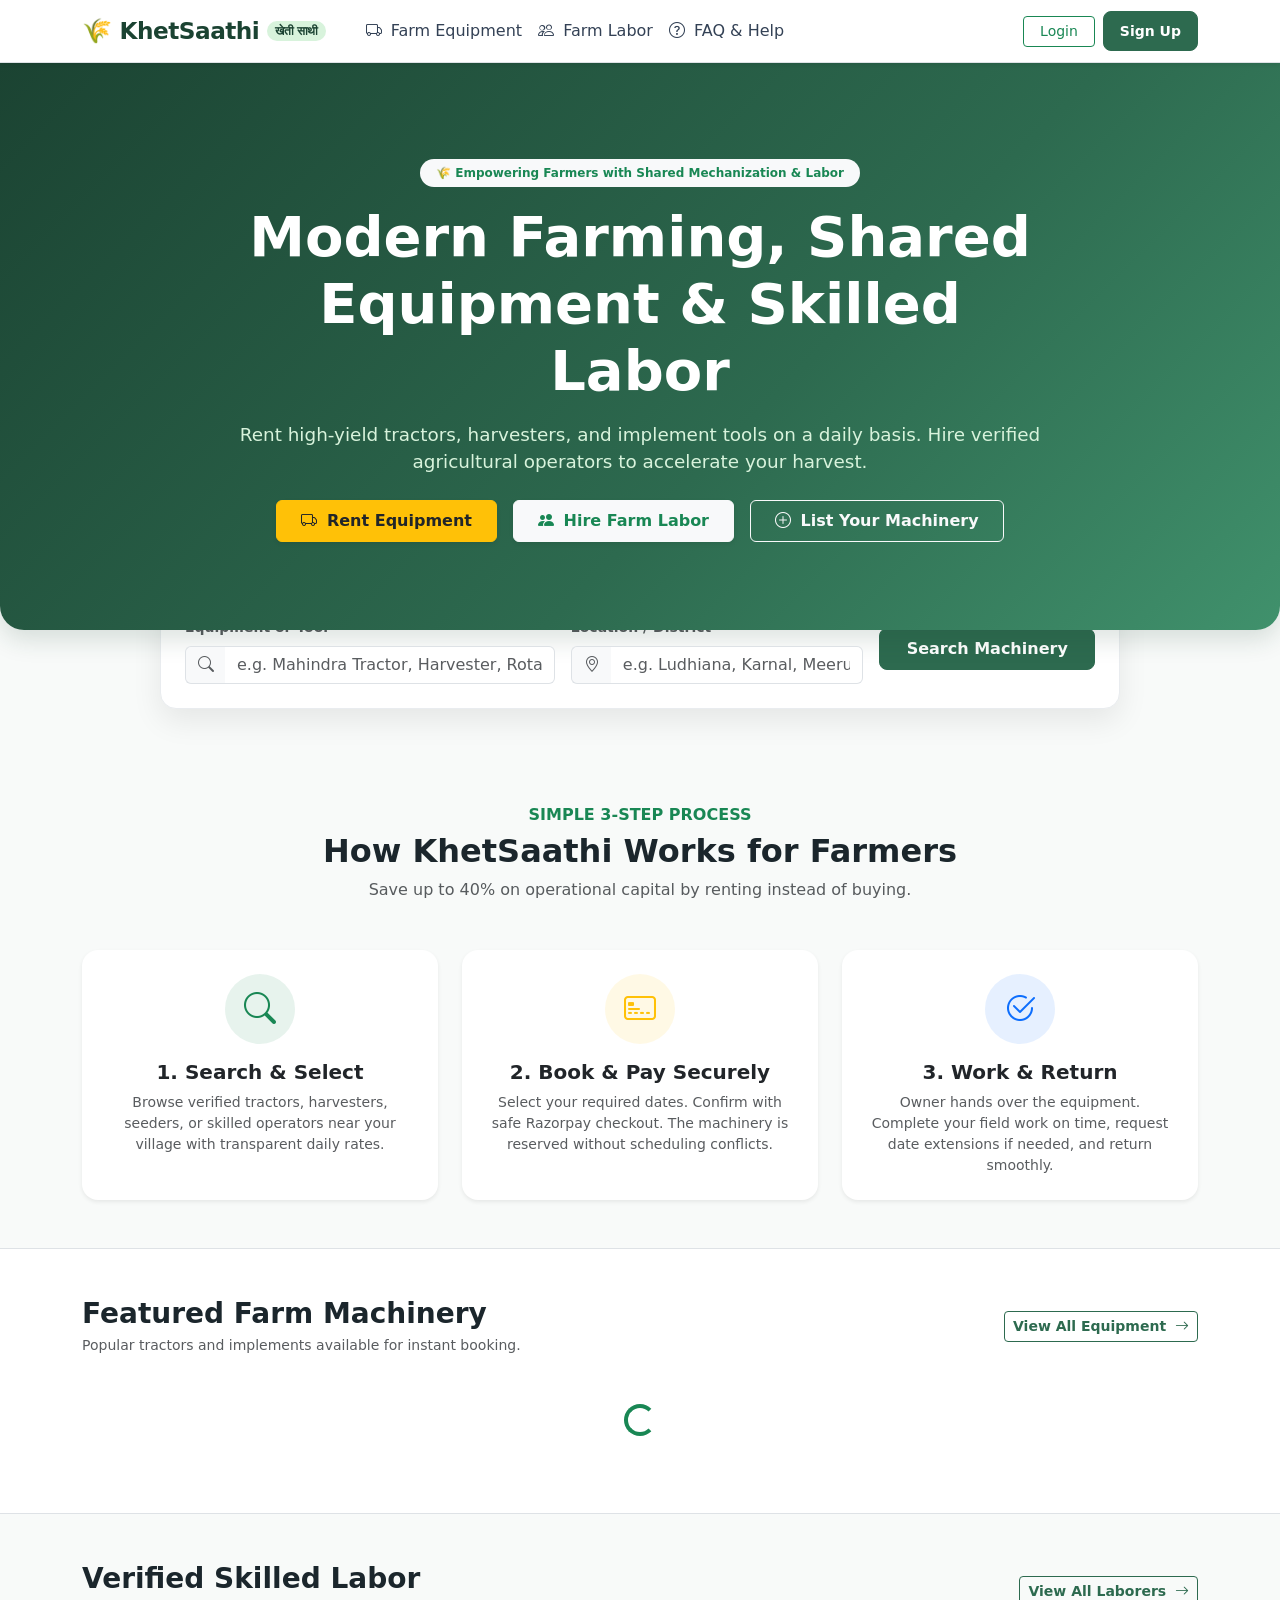
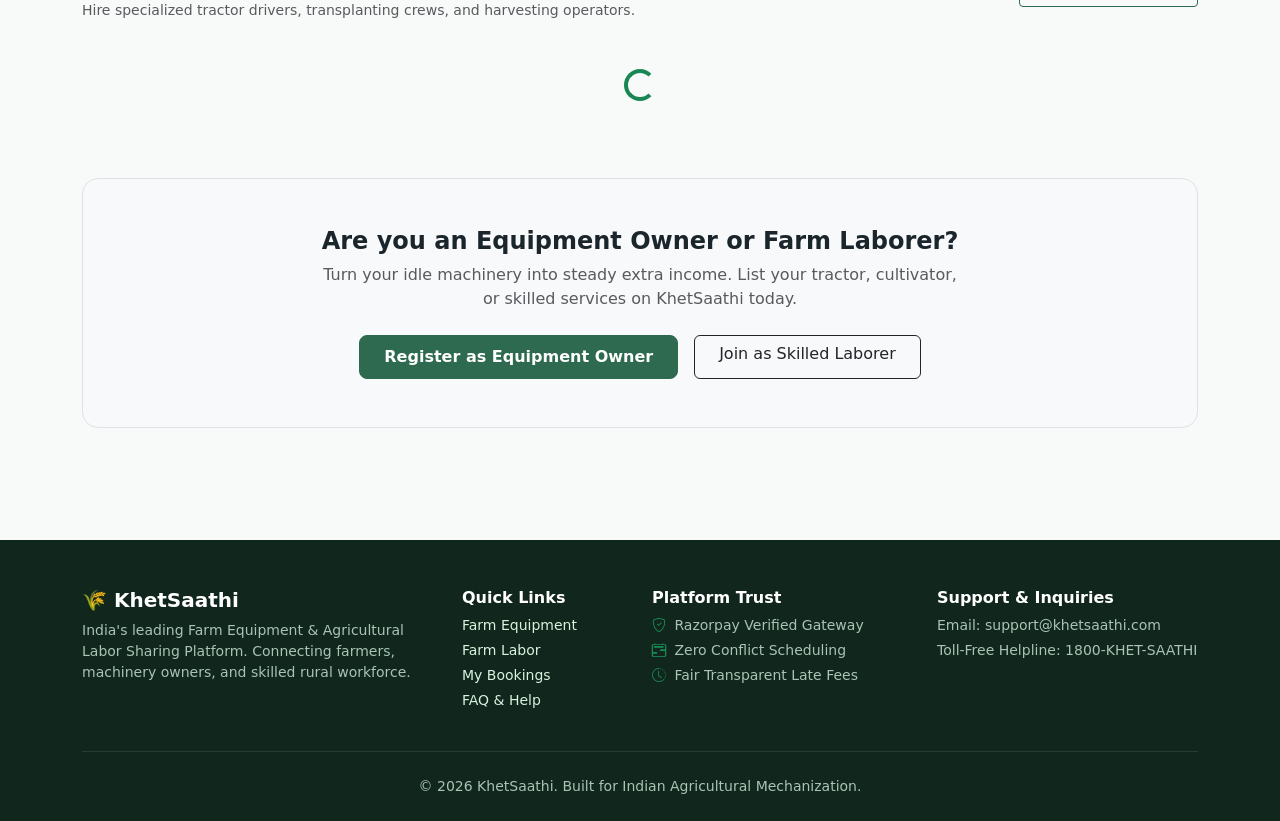
<file: index.html>
<!DOCTYPE html>
<html lang="en">
<head>
    <meta charset="UTF-8">
    <meta name="viewport" content="width=device-width, initial-scale=1.0">
    <title>KhetSaathi | Farm Equipment & Labor Sharing System</title>
    <!-- Bootstrap 5 CSS -->
    <link href="https://cdn.jsdelivr.net/npm/bootstrap@5.3.3/dist/css/bootstrap.min.css" rel="stylesheet">
    <!-- Bootstrap Icons -->
    <link rel="stylesheet" href="https://cdn.jsdelivr.net/npm/bootstrap-icons@1.11.3/font/bootstrap-icons.min.css">
    <!-- Custom CSS -->
    <link rel="stylesheet" href="css/style.css">
</head>
<body>
    <!-- Global Dynamic Navigation Bar -->
    <div id="main-nav-container"></div>

    <main>
        <!-- Hero Section -->
        <section class="hero-banner text-center position-relative">
            <div class="container py-4">
                <div class="row justify-content-center">
                    <div class="col-lg-9">
                        <span class="badge bg-light text-success fw-bold px-3 py-2 mb-3 rounded-pill">
                            🌾 Empowering Farmers with Shared Mechanization & Labor
                        </span>
                        <h1 class="display-4 fw-bold mb-3">Modern Farming, Shared Equipment & Skilled Labor</h1>
                        <p class="hero-subtitle mb-4">
                            Rent high-yield tractors, harvesters, and implement tools on a daily basis. Hire verified agricultural operators to accelerate your harvest.
                        </p>
                        <div class="d-flex justify-content-center gap-3 flex-wrap">
                            <a href="equipment.html" class="btn btn-warning fw-bold px-4 py-2 text-dark shadow-sm">
                                <i class="bi bi-truck me-1"></i> Rent Equipment
                            </a>
                            <a href="labor.html" class="btn btn-light fw-bold px-4 py-2 text-success shadow-sm">
                                <i class="bi bi-people-fill me-1"></i> Hire Farm Labor
                            </a>
                            <a href="register.html" class="btn btn-outline-light fw-bold px-4 py-2">
                                <i class="bi bi-plus-circle me-1"></i> List Your Machinery
                            </a>
                        </div>
                    </div>
                </div>
            </div>
        </section>

        <!-- Quick Search & Category Shortcuts -->
        <div class="container mb-5">
            <div class="search-box-card p-4 mx-auto" style="max-width: 960px;">
                <form action="equipment.html" method="GET" class="row g-3 align-items-center">
                    <div class="col-md-5">
                        <label class="form-label small text-muted fw-bold">Equipment or Tool</label>
                        <div class="input-group">
                            <span class="input-group-text bg-light border-end-0"><i class="bi bi-search text-muted"></i></span>
                            <input type="text" name="q" class="form-control border-start-0" placeholder="e.g. Mahindra Tractor, Harvester, Rotavator">
                        </div>
                    </div>
                    <div class="col-md-4">
                        <label class="form-label small text-muted fw-bold">Location / District</label>
                        <div class="input-group">
                            <span class="input-group-text bg-light border-end-0"><i class="bi bi-geo-alt text-muted"></i></span>
                            <input type="text" name="location" class="form-control border-start-0" placeholder="e.g. Ludhiana, Karnal, Meerut">
                        </div>
                    </div>
                    <div class="col-md-3 d-flex align-items-end">
                        <button type="submit" class="btn btn-primary-khet w-100 py-2">
                            Search Machinery
                        </button>
                    </div>
                </form>
            </div>
        </div>

        <!-- How It Works Section -->
        <section class="container py-5">
            <div class="text-center mb-5">
                <h6 class="text-success fw-bold text-uppercase">Simple 3-Step Process</h6>
                <h2 class="fw-bold">How KhetSaathi Works for Farmers</h2>
                <p class="text-muted">Save up to 40% on operational capital by renting instead of buying.</p>
            </div>
            <div class="row g-4 text-center">
                <div class="col-md-4">
                    <div class="card h-100 border-0 p-4 shadow-sm rounded-4">
                        <div class="rounded-circle bg-success bg-opacity-10 text-success d-flex align-items-center justify-content-center mx-auto mb-3" style="width: 70px; height: 70px;">
                            <i class="bi bi-search fs-2"></i>
                        </div>
                        <h5 class="fw-bold">1. Search & Select</h5>
                        <p class="text-muted small mb-0">Browse verified tractors, harvesters, seeders, or skilled operators near your village with transparent daily rates.</p>
                    </div>
                </div>
                <div class="col-md-4">
                    <div class="card h-100 border-0 p-4 shadow-sm rounded-4">
                        <div class="rounded-circle bg-warning bg-opacity-10 text-warning d-flex align-items-center justify-content-center mx-auto mb-3" style="width: 70px; height: 70px;">
                            <i class="bi bi-credit-card-2-front fs-2"></i>
                        </div>
                        <h5 class="fw-bold">2. Book & Pay Securely</h5>
                        <p class="text-muted small mb-0">Select your required dates. Confirm with safe Razorpay checkout. The machinery is reserved without scheduling conflicts.</p>
                    </div>
                </div>
                <div class="col-md-4">
                    <div class="card h-100 border-0 p-4 shadow-sm rounded-4">
                        <div class="rounded-circle bg-primary bg-opacity-10 text-primary d-flex align-items-center justify-content-center mx-auto mb-3" style="width: 70px; height: 70px;">
                            <i class="bi bi-check2-circle fs-2"></i>
                        </div>
                        <h5 class="fw-bold">3. Work & Return</h5>
                        <p class="text-muted small mb-0">Owner hands over the equipment. Complete your field work on time, request date extensions if needed, and return smoothly.</p>
                    </div>
                </div>
            </div>
        </section>

        <!-- Featured Equipment Section -->
        <section class="bg-white py-5 border-top border-bottom">
            <div class="container">
                <div class="d-flex justify-content-between align-items-center mb-4 flex-wrap gap-2">
                    <div>
                        <h3 class="fw-bold mb-1">Featured Farm Machinery</h3>
                        <p class="text-muted small mb-0">Popular tractors and implements available for instant booking.</p>
                    </div>
                    <a href="equipment.html" class="btn btn-outline-khet btn-sm">View All Equipment <i class="bi bi-arrow-right ms-1"></i></a>
                </div>
                <div class="row" id="featured-equipment-container">
                    <div class="col-12 text-center py-4">
                        <div class="spinner-border text-success" role="status"></div>
                    </div>
                </div>
            </div>
        </section>

        <!-- Featured Labor Section -->
        <section class="container py-5">
            <div class="d-flex justify-content-between align-items-center mb-4 flex-wrap gap-2">
                <div>
                    <h3 class="fw-bold mb-1">Verified Skilled Labor</h3>
                    <p class="text-muted small mb-0">Hire specialized tractor drivers, transplanting crews, and harvesting operators.</p>
                </div>
                <a href="labor.html" class="btn btn-outline-khet btn-sm">View All Laborers <i class="bi bi-arrow-right ms-1"></i></a>
            </div>
            <div class="row" id="featured-labor-container">
                <div class="col-12 text-center py-4">
                    <div class="spinner-border text-success" role="status"></div>
                </div>
            </div>
        </section>

        <!-- Trust & Security Banner -->
        <section class="container mb-5">
            <div class="p-4 p-md-5 rounded-4 bg-light border text-center">
                <h4 class="fw-bold mb-2">Are you an Equipment Owner or Farm Laborer?</h4>
                <p class="text-muted mb-4" style="max-width: 650px; margin: 0 auto;">
                    Turn your idle machinery into steady extra income. List your tractor, cultivator, or skilled services on KhetSaathi today.
                </p>
                <div class="d-flex justify-content-center gap-3">
                    <a href="register.html" class="btn btn-primary-khet px-4">Register as Equipment Owner</a>
                    <a href="register.html" class="btn btn-outline-dark px-4">Join as Skilled Laborer</a>
                </div>
            </div>
        </section>
    </main>

    <!-- Booking Modal Template -->
    <div class="modal fade" id="bookingModal" tabindex="-1" aria-hidden="true">
        <div class="modal-dialog modal-dialog-centered">
            <div class="modal-content border-0 shadow-lg">
                <div class="modal-header bg-success text-white">
                    <h5 class="modal-title fw-bold" id="bookingModalTitle">Book Farm Equipment</h5>
                    <button type="button" class="btn-close btn-close-white" data-bs-dismiss="modal" aria-label="Close"></button>
                </div>
                <div class="modal-body p-4">
                    <div class="mb-3 p-3 bg-light rounded-3 border">
                        <h6 class="fw-bold mb-1 text-truncate" id="booking-item-name">Mahindra Tractor</h6>
                        <div class="d-flex justify-content-between text-muted small">
                            <span>Rate: <strong class="text-success" id="booking-item-rate">₹1,400 / day</strong></span>
                            <span>Location: <span id="booking-item-location">Ludhiana</span></span>
                        </div>
                    </div>
                    <form id="booking-form" onsubmit="event.preventDefault(); submitBookingForm();">
                        <div class="row g-2 mb-3">
                            <div class="col-6">
                                <label class="form-label small fw-bold">Start Date</label>
                                <input type="date" class="form-control" id="booking-start-date" required>
                            </div>
                            <div class="col-6">
                                <label class="form-label small fw-bold">End Date</label>
                                <input type="date" class="form-control" id="booking-end-date" required>
                            </div>
                        </div>
                        <div class="d-flex justify-content-between align-items-center p-3 mb-3 bg-success bg-opacity-10 rounded-3 border border-success border-opacity-25">
                            <div>
                                <div class="text-muted small">Estimated Duration</div>
                                <div class="fw-bold text-dark" id="booking-calculated-days">2 Day(s)</div>
                            </div>
                            <div class="text-end">
                                <div class="text-muted small">Total Payable</div>
                                <div class="fs-4 fw-bold text-success" id="booking-calculated-total">₹2,800.00</div>
                            </div>
                        </div>
                        <button type="submit" id="btn-confirm-booking" class="btn btn-primary-khet w-100 py-2">
                            Proceed to Pay & Confirm
                        </button>
                    </form>
                </div>
            </div>
        </div>
    </div>

    <!-- Footer -->
    <footer>
        <div class="container">
            <div class="row g-4">
                <div class="col-lg-4">
                    <h5 class="fw-bold text-white mb-2">🌾 KhetSaathi</h5>
                    <p class="small">India's leading Farm Equipment & Agricultural Labor Sharing Platform. Connecting farmers, machinery owners, and skilled rural workforce.</p>
                </div>
                <div class="col-sm-6 col-lg-2">
                    <h6 class="text-white fw-bold">Quick Links</h6>
                    <ul class="list-unstyled small">
                        <li class="mb-1"><a href="equipment.html">Farm Equipment</a></li>
                        <li class="mb-1"><a href="labor.html">Farm Labor</a></li>
                        <li class="mb-1"><a href="bookings.html">My Bookings</a></li>
                        <li class="mb-1"><a href="faq.html">FAQ & Help</a></li>
                    </ul>
                </div>
                <div class="col-sm-6 col-lg-3">
                    <h6 class="text-white fw-bold">Platform Trust</h6>
                    <ul class="list-unstyled small">
                        <li class="mb-1"><i class="bi bi-shield-check text-success me-1"></i> Razorpay Verified Gateway</li>
                        <li class="mb-1"><i class="bi bi-calendar2-range text-success me-1"></i> Zero Conflict Scheduling</li>
                        <li class="mb-1"><i class="bi bi-clock-history text-success me-1"></i> Fair Transparent Late Fees</li>
                    </ul>
                </div>
                <div class="col-lg-3">
                    <h6 class="text-white fw-bold">Support & Inquiries</h6>
                    <p class="small mb-1">Email: support@khetsaathi.com</p>
                    <p class="small mb-0">Toll-Free Helpline: 1800-KHET-SAATHI</p>
                </div>
            </div>
            <div class="text-center pt-4 mt-4 border-top border-secondary border-opacity-25 small">
                © 2026 KhetSaathi. Built for Indian Agricultural Mechanization.
            </div>
        </div>
    </footer>

    <!-- Bootstrap 5 JS Bundle -->
    <script src="https://cdn.jsdelivr.net/npm/bootstrap@5.3.3/dist/js/bootstrap.bundle.min.js"></script>
    <!-- Razorpay Checkout Script -->
    <script src="https://checkout.razorpay.com/v1/checkout.js"></script>
    <!-- Core Application JS -->
    <script src="js/api.js"></script>
    <script src="js/auth.js"></script>
    <script src="js/main.js"></script>
</body>
</html>
</file>
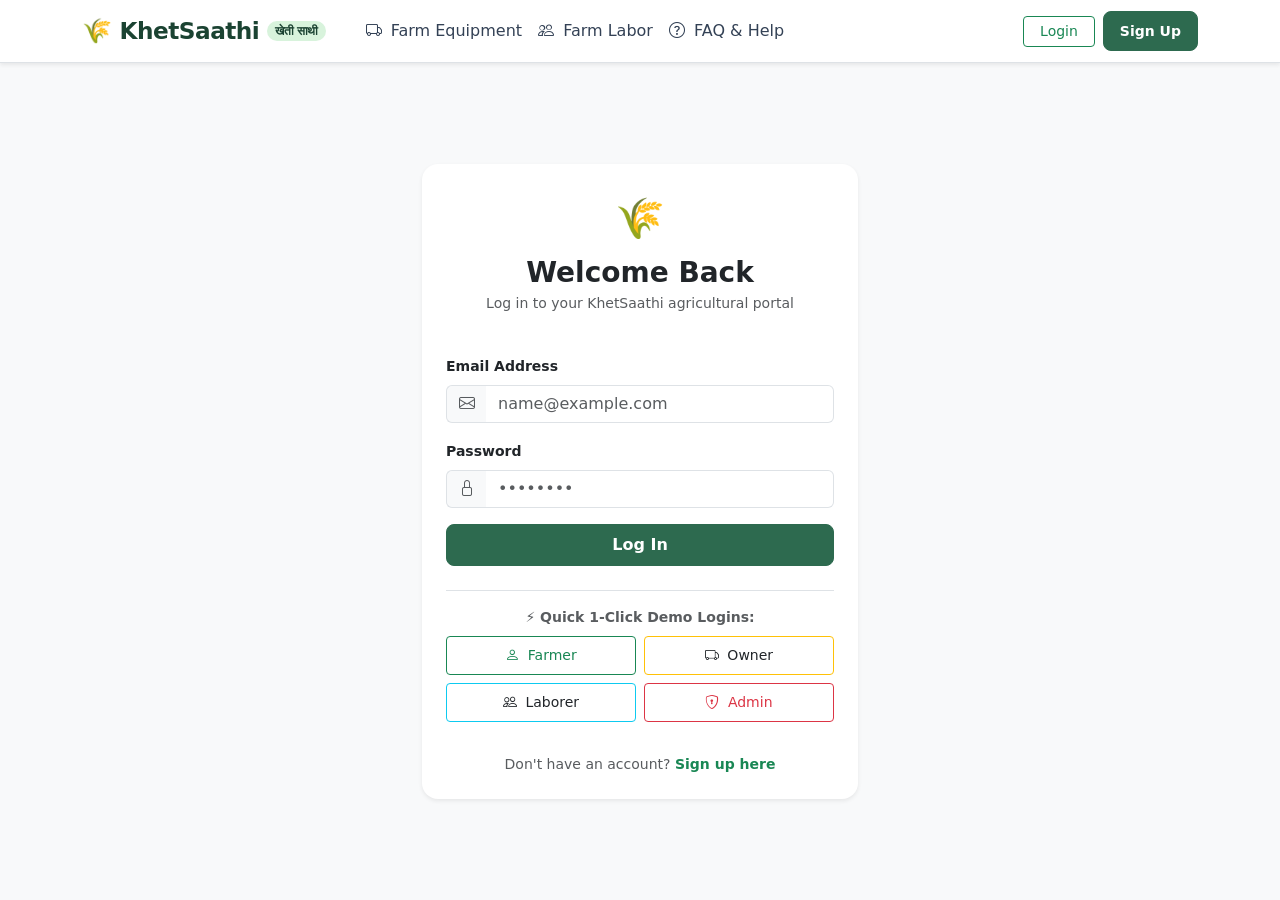
<file: bookings.html>
<!DOCTYPE html>
<html lang="en">
<head>
    <meta charset="UTF-8">
    <meta name="viewport" content="width=device-width, initial-scale=1.0">
    <title>Booking Tracker & History | KhetSaathi</title>
    <!-- Bootstrap 5 CSS -->
    <link href="https://cdn.jsdelivr.net/npm/bootstrap@5.3.3/dist/css/bootstrap.min.css" rel="stylesheet">
    <!-- Bootstrap Icons -->
    <link rel="stylesheet" href="https://cdn.jsdelivr.net/npm/bootstrap-icons@1.11.3/font/bootstrap-icons.min.css">
    <!-- Custom CSS -->
    <link rel="stylesheet" href="css/style.css">
</head>
<body>
    <!-- Global Dynamic Navigation Bar -->
    <div id="main-nav-container"></div>

    <main class="py-4">
        <div class="container" style="max-width: 900px;">
            <!-- Page Title -->
            <div class="d-flex justify-content-between align-items-center mb-4 flex-wrap gap-2">
                <div>
                    <h2 class="fw-bold mb-1">My Bookings & Rentals</h2>
                    <p class="text-muted small mb-0">Track live rental status, complete payments, request extensions, and return machinery.</p>
                </div>
                <div class="d-flex align-items-center gap-2">
                    <label class="small text-muted fw-bold">Status:</label>
                    <select class="form-select form-select-sm" id="filter-booking-status" style="width: 150px;">
                        <option value="">All Statuses</option>
                        <option value="pending">Pending Payment</option>
                        <option value="confirmed">Confirmed</option>
                        <option value="ongoing">Ongoing</option>
                        <option value="completed">Completed</option>
                        <option value="cancelled">Cancelled</option>
                    </select>
                </div>
            </div>

            <!-- Booking State Machine Explainer Card -->
            <div class="card border-0 shadow-sm rounded-3 mb-4 bg-light">
                <div class="card-body p-3">
                    <div class="d-flex align-items-center gap-3 flex-wrap small text-muted">
                        <span class="fw-bold text-dark"><i class="bi bi-info-circle text-primary me-1"></i> State Machine:</span>
                        <span><span class="badge badge-pending">1. Pending</span> (Pay)</span>
                        <i class="bi bi-arrow-right"></i>
                        <span><span class="badge badge-confirmed">2. Confirmed</span> (Approved)</span>
                        <i class="bi bi-arrow-right"></i>
                        <span><span class="badge badge-ongoing">3. Ongoing</span> (In field)</span>
                        <i class="bi bi-arrow-right"></i>
                        <span><span class="badge badge-completed">4. Completed</span> (Returned)</span>
                    </div>
                </div>
            </div>

            <!-- Bookings List Container -->
            <div id="bookings-list-container">
                <div class="text-center py-5">
                    <div class="spinner-border text-success" role="status"></div>
                </div>
            </div>
        </div>
    </main>

    <!-- Footer -->
    <footer>
        <div class="container text-center small text-muted">
            © 2026 KhetSaathi. Farm Equipment & Labor Sharing System.
        </div>
    </footer>

    <!-- Bootstrap 5 JS -->
    <script src="https://cdn.jsdelivr.net/npm/bootstrap@5.3.3/dist/js/bootstrap.bundle.min.js"></script>
    <!-- Razorpay Checkout Script -->
    <script src="https://checkout.razorpay.com/v1/checkout.js"></script>
    <!-- Core Application JS -->
    <script src="js/api.js"></script>
    <script src="js/auth.js"></script>
    <script src="js/main.js"></script>
</body>
</html>
</file>
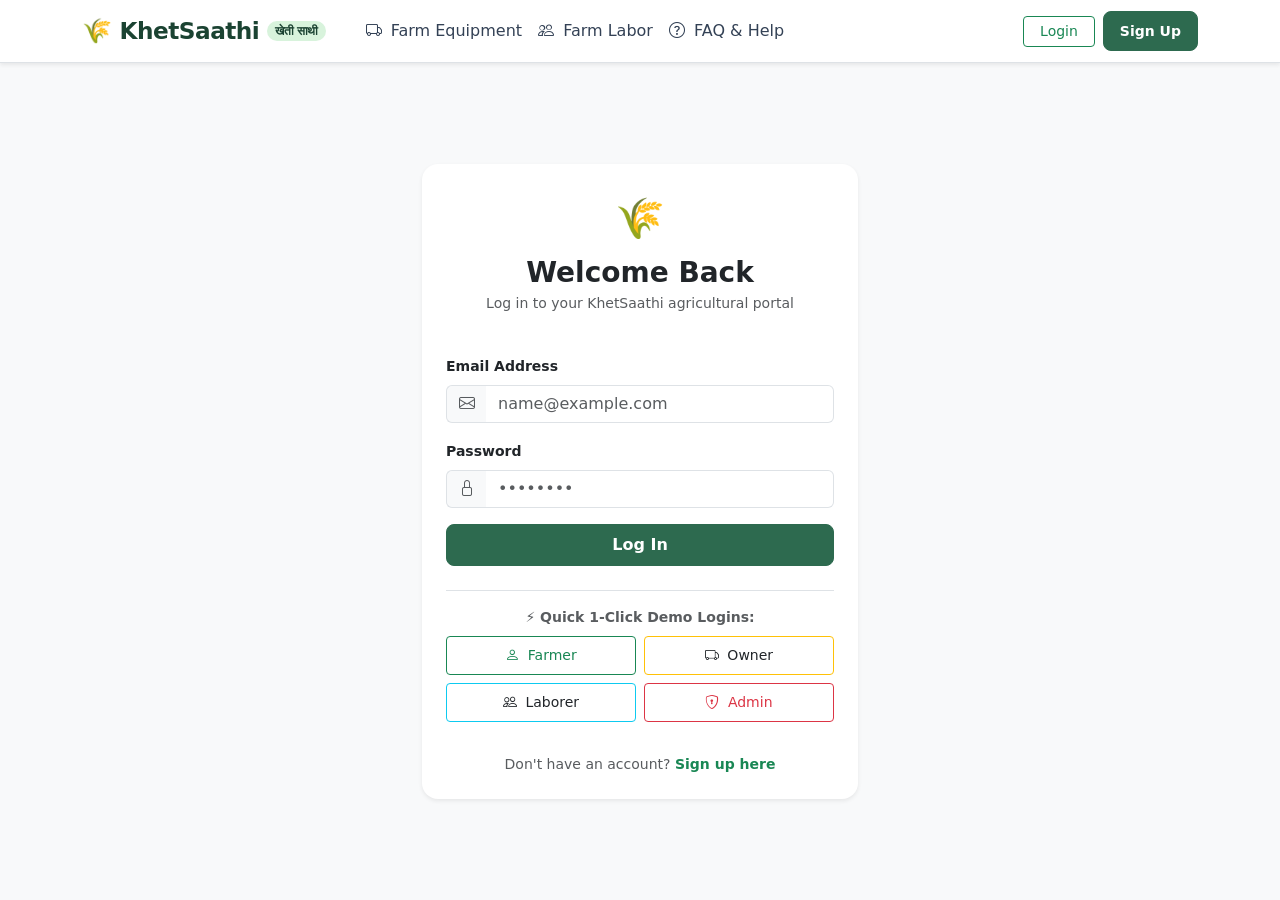
<file: dashboard.html>
<!DOCTYPE html>
<html lang="en">
<head>
    <meta charset="UTF-8">
    <meta name="viewport" content="width=device-width, initial-scale=1.0">
    <title>User Dashboard | KhetSaathi</title>
    <!-- Bootstrap 5 CSS -->
    <link href="https://cdn.jsdelivr.net/npm/bootstrap@5.3.3/dist/css/bootstrap.min.css" rel="stylesheet">
    <!-- Bootstrap Icons -->
    <link rel="stylesheet" href="https://cdn.jsdelivr.net/npm/bootstrap-icons@1.11.3/font/bootstrap-icons.min.css">
    <!-- Custom CSS -->
    <link rel="stylesheet" href="css/style.css">
</head>
<body>
    <!-- Global Dynamic Navigation Bar -->
    <div id="main-nav-container"></div>

    <main class="py-4">
        <div class="container">
            <!-- Dynamic Role-Based Content Container -->
            <div id="dashboard-role-content">
                <div class="text-center py-5">
                    <div class="spinner-border text-success" role="status">
                        <span class="visually-hidden">Loading dashboard...</span>
                    </div>
                </div>
            </div>
        </div>
    </main>

    <!-- Add Equipment Modal (For Equipment Owners & Admins) -->
    <div class="modal fade" id="addEquipmentModal" tabindex="-1" aria-hidden="true">
        <div class="modal-dialog modal-dialog-centered">
            <div class="modal-content border-0 shadow-lg">
                <div class="modal-header bg-success text-white">
                    <h5 class="modal-title fw-bold"><i class="bi bi-plus-circle me-2"></i>Add Equipment Listing</h5>
                    <button type="button" class="btn-close btn-close-white" data-bs-dismiss="modal" aria-label="Close"></button>
                </div>
                <div class="modal-body p-4">
                    <form id="add-equipment-form" onsubmit="submitAddEquipmentForm(event)">
                        <div class="mb-3">
                            <label class="form-label small fw-bold">Equipment Name</label>
                            <input type="text" class="form-control" id="add-equip-name" placeholder="e.g. Swaraj 744 FE Tractor (48 HP)" required>
                        </div>
                        <div class="row g-2 mb-3">
                            <div class="col-6">
                                <label class="form-label small fw-bold">Category</label>
                                <select class="form-select" id="add-equip-category" required>
                                    <option value="Tractor">Tractor</option>
                                    <option value="Harvester">Harvester</option>
                                    <option value="Rotavator & Tillage">Rotavator & Tillage</option>
                                    <option value="Irrigation & Pumps">Irrigation & Pumps</option>
                                    <option value="Seeder & Planter">Seeder & Planter</option>
                                    <option value="Sprayer">Sprayer</option>
                                    <option value="Laser Land Leveler">Laser Land Leveler</option>
                                    <option value="Other">Other</option>
                                </select>
                            </div>
                            <div class="col-6">
                                <label class="form-label small fw-bold">Rental Rate (₹/Day)</label>
                                <input type="number" class="form-control" id="add-equip-rate" placeholder="1500" min="100" required>
                            </div>
                        </div>
                        <div class="mb-3">
                            <label class="form-label small fw-bold">District / Village Location</label>
                            <input type="text" class="form-control" id="add-equip-location" placeholder="e.g. Ludhiana, Punjab" required>
                        </div>
                        <div class="mb-3">
                            <label class="form-label small fw-bold">Image URL (Optional)</label>
                            <input type="url" class="form-control" id="add-equip-image-url" placeholder="https://images.unsplash.com/...">
                            <div class="form-text small">Provide an image URL or leave blank to use default machinery image.</div>
                        </div>
                        <div class="mb-3">
                            <label class="form-label small fw-bold">Detailed Description & Condition</label>
                            <textarea class="form-control" id="add-equip-desc" rows="3" placeholder="Condition of tires, PTO, implements included, fuel terms..."></textarea>
                        </div>
                        <button type="submit" class="btn btn-primary-khet w-100 py-2">
                            Publish Listing
                        </button>
                    </form>
                </div>
            </div>
        </div>
    </div>

    <!-- Footer -->
    <footer>
        <div class="container text-center small text-muted">
            © 2026 KhetSaathi. Farm Equipment & Labor Sharing System.
        </div>
    </footer>

    <!-- Bootstrap 5 JS -->
    <script src="https://cdn.jsdelivr.net/npm/bootstrap@5.3.3/dist/js/bootstrap.bundle.min.js"></script>
    <!-- Core Application JS -->
    <script src="js/api.js"></script>
    <script src="js/auth.js"></script>
    <script src="js/main.js"></script>
</body>
</html>
</file>
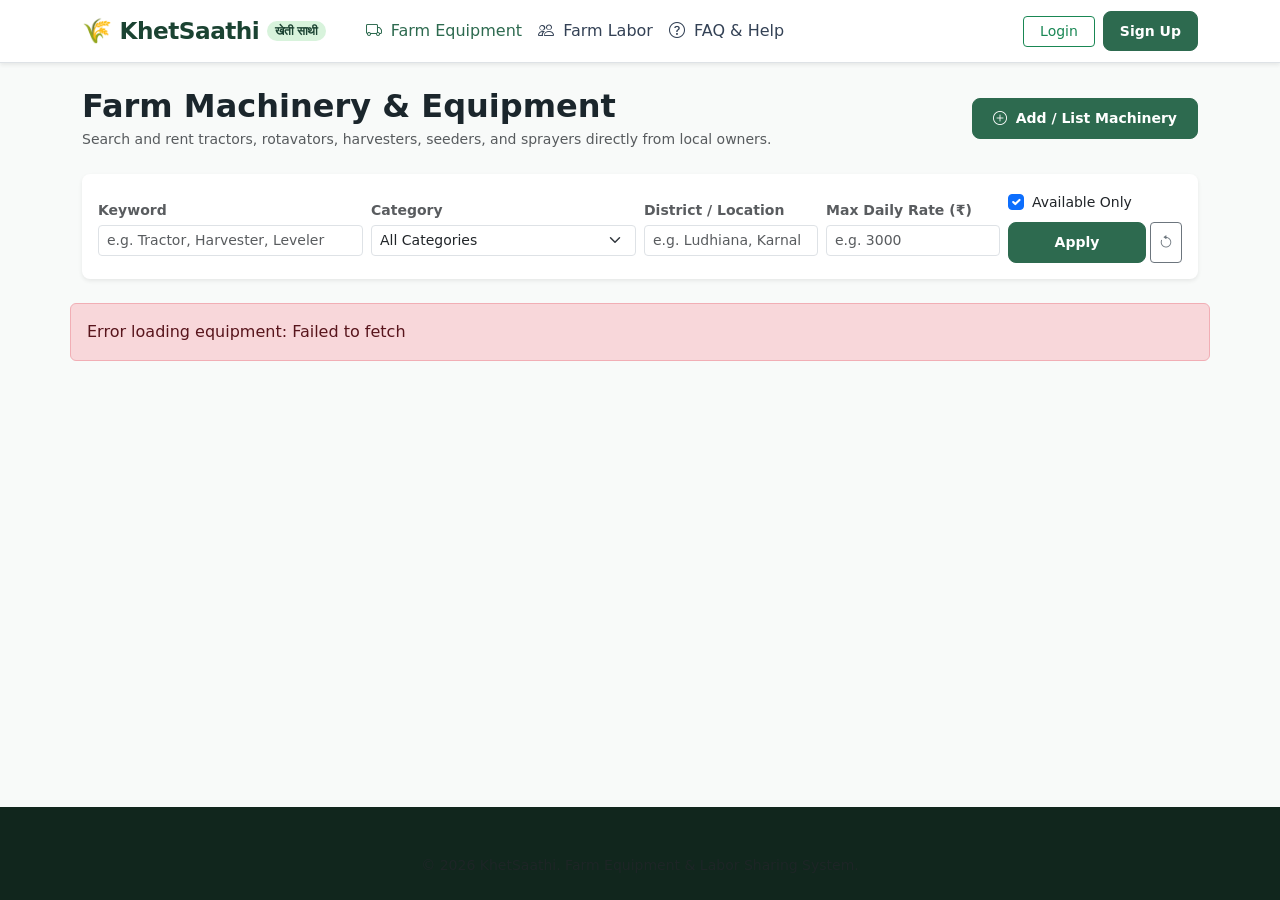
<file: equipment.html>
<!DOCTYPE html>
<html lang="en">
<head>
    <meta charset="UTF-8">
    <meta name="viewport" content="width=device-width, initial-scale=1.0">
    <title>Farm Equipment Marketplace | KhetSaathi</title>
    <!-- Bootstrap 5 CSS -->
    <link href="https://cdn.jsdelivr.net/npm/bootstrap@5.3.3/dist/css/bootstrap.min.css" rel="stylesheet">
    <!-- Bootstrap Icons -->
    <link rel="stylesheet" href="https://cdn.jsdelivr.net/npm/bootstrap-icons@1.11.3/font/bootstrap-icons.min.css">
    <!-- Custom CSS -->
    <link rel="stylesheet" href="css/style.css">
</head>
<body>
    <!-- Global Dynamic Navigation Bar -->
    <div id="main-nav-container"></div>

    <main class="py-4">
        <div class="container">
            <!-- Header -->
            <div class="d-flex justify-content-between align-items-center mb-4 flex-wrap gap-2">
                <div>
                    <h2 class="fw-bold mb-1">Farm Machinery & Equipment</h2>
                    <p class="text-muted small mb-0">Search and rent tractors, rotavators, harvesters, seeders, and sprayers directly from local owners.</p>
                </div>
                <div class="d-flex gap-2">
                    <button class="btn btn-primary-khet btn-sm" onclick="handleListEquipmentClick()">
                        <i class="bi bi-plus-circle me-1"></i> Add / List Machinery
                    </button>
                </div>
            </div>

            <!-- Filter Panel -->
            <div class="card border-0 shadow-sm rounded-3 mb-4">
                <div class="card-body p-3">
                    <form id="equipment-search-form" class="row g-2 align-items-center">
                        <div class="col-md-3">
                            <label class="form-label small fw-bold text-muted mb-1">Keyword</label>
                            <input type="text" class="form-control form-control-sm" id="search-query" placeholder="e.g. Tractor, Harvester, Leveler">
                        </div>
                        <div class="col-md-3">
                            <label class="form-label small fw-bold text-muted mb-1">Category</label>
                            <select class="form-select form-select-sm" id="filter-category">
                                <option value="">All Categories</option>
                            </select>
                        </div>
                        <div class="col-md-2">
                            <label class="form-label small fw-bold text-muted mb-1">District / Location</label>
                            <input type="text" class="form-control form-control-sm" id="filter-location" placeholder="e.g. Ludhiana, Karnal">
                        </div>
                        <div class="col-md-2">
                            <label class="form-label small fw-bold text-muted mb-1">Max Daily Rate (₹)</label>
                            <input type="number" class="form-control form-control-sm" id="filter-max-rate" placeholder="e.g. 3000">
                        </div>
                        <div class="col-md-2 d-flex flex-column justify-content-end">
                            <div class="form-check mb-2">
                                <input class="form-check-input" type="checkbox" id="filter-available" checked>
                                <label class="form-check-label small" for="filter-available">Available Only</label>
                            </div>
                            <div class="d-flex gap-1">
                                <button type="submit" class="btn btn-primary-khet btn-sm w-100">Apply</button>
                                <button type="button" id="btn-reset-filters" class="btn btn-outline-secondary btn-sm" title="Reset Filters"><i class="bi bi-arrow-counterclockwise"></i></button>
                            </div>
                        </div>
                    </form>
                </div>
            </div>

            <!-- Equipment Grid -->
            <div class="row" id="equipment-list-container">
                <div class="col-12 text-center py-5">
                    <div class="spinner-border text-success" role="status"></div>
                </div>
            </div>
        </div>
    </main>

    <!-- Booking Modal Template -->
    <div class="modal fade" id="bookingModal" tabindex="-1" aria-hidden="true">
        <div class="modal-dialog modal-dialog-centered">
            <div class="modal-content border-0 shadow-lg">
                <div class="modal-header bg-success text-white">
                    <h5 class="modal-title fw-bold" id="bookingModalTitle">Book Farm Equipment</h5>
                    <button type="button" class="btn-close btn-close-white" data-bs-dismiss="modal" aria-label="Close"></button>
                </div>
                <div class="modal-body p-4">
                    <div class="mb-3 p-3 bg-light rounded-3 border">
                        <h6 class="fw-bold mb-1 text-truncate" id="booking-item-name">-</h6>
                        <div class="d-flex justify-content-between text-muted small">
                            <span>Daily Rate: <strong class="text-success" id="booking-item-rate">-</strong></span>
                            <span>Location: <span id="booking-item-location">-</span></span>
                        </div>
                    </div>
                    <form id="booking-form" onsubmit="event.preventDefault(); submitBookingForm();">
                        <div class="row g-2 mb-3">
                            <div class="col-6">
                                <label class="form-label small fw-bold">Start Date</label>
                                <input type="date" class="form-control" id="booking-start-date" required>
                            </div>
                            <div class="col-6">
                                <label class="form-label small fw-bold">End Date</label>
                                <input type="date" class="form-control" id="booking-end-date" required>
                            </div>
                        </div>
                        <div class="d-flex justify-content-between align-items-center p-3 mb-3 bg-success bg-opacity-10 rounded-3 border border-success border-opacity-25">
                            <div>
                                <div class="text-muted small">Duration</div>
                                <div class="fw-bold text-dark" id="booking-calculated-days">2 Day(s)</div>
                            </div>
                            <div class="text-end">
                                <div class="text-muted small">Total Estimated Cost</div>
                                <div class="fs-4 fw-bold text-success" id="booking-calculated-total">₹0.00</div>
                            </div>
                        </div>
                        <div class="alert alert-light border small py-2 mb-3">
                            <i class="bi bi-shield-check text-success me-1"></i> Zero conflict policy: dates will be locked upon payment confirmation.
                        </div>
                        <button type="submit" id="btn-confirm-booking" class="btn btn-primary-khet w-100 py-2">
                            Proceed to Pay & Confirm
                        </button>
                    </form>
                </div>
            </div>
        </div>
    </div>

    <!-- Add Equipment Modal -->
    <div class="modal fade" id="addEquipmentModal" tabindex="-1" aria-hidden="true">
        <div class="modal-dialog modal-dialog-centered">
            <div class="modal-content border-0 shadow-lg">
                <div class="modal-header bg-success text-white">
                    <h5 class="modal-title fw-bold"><i class="bi bi-plus-circle me-2"></i>Add Equipment Listing</h5>
                    <button type="button" class="btn-close btn-close-white" data-bs-dismiss="modal" aria-label="Close"></button>
                </div>
                <div class="modal-body p-4">
                    <form id="add-equipment-form" onsubmit="submitAddEquipmentFormDirect(event)">
                        <div class="mb-3">
                            <label class="form-label small fw-bold">Equipment / Tractor Model Name</label>
                            <input type="text" class="form-control" id="add-equip-name" placeholder="e.g. Swaraj 744 FE Tractor (48 HP)" required>
                        </div>
                        <div class="row g-2 mb-3">
                            <div class="col-6">
                                <label class="form-label small fw-bold">Category</label>
                                <select class="form-select" id="add-equip-category" required>
                                    <option value="Tractor">Tractor</option>
                                    <option value="Harvester">Harvester</option>
                                    <option value="Rotavator & Tillage">Rotavator & Tillage</option>
                                    <option value="Irrigation & Pumps">Irrigation & Pumps</option>
                                    <option value="Seeder & Planter">Seeder & Planter</option>
                                    <option value="Sprayer">Sprayer</option>
                                    <option value="Laser Land Leveler">Laser Land Leveler</option>
                                    <option value="Other">Other</option>
                                </select>
                            </div>
                            <div class="col-6">
                                <label class="form-label small fw-bold">Rental Rate (₹/Day)</label>
                                <input type="number" class="form-control" id="add-equip-rate" placeholder="1500" min="100" required>
                            </div>
                        </div>
                        <div class="mb-3">
                            <label class="form-label small fw-bold">District / Village Location</label>
                            <input type="text" class="form-control" id="add-equip-location" placeholder="e.g. Karnal, Haryana" required>
                        </div>
                        <div class="mb-3">
                            <label class="form-label small fw-bold">Image URL (Optional)</label>
                            <input type="url" class="form-control" id="add-equip-image-url" placeholder="https://images.unsplash.com/...">
                            <div class="form-text small">Provide an image URL or leave blank to use default machinery image.</div>
                        </div>
                        <div class="mb-3">
                            <label class="form-label small fw-bold">Detailed Description & Condition</label>
                            <textarea class="form-control" id="add-equip-desc" rows="3" placeholder="Condition of tires, PTO, implements included, fuel terms..."></textarea>
                        </div>
                        <button type="submit" class="btn btn-primary-khet w-100 py-2">
                            Publish Listing
                        </button>
                    </form>
                </div>
            </div>
        </div>
    </div>

    <!-- Footer -->
    <footer>
        <div class="container text-center small text-muted">
            © 2026 KhetSaathi. Farm Equipment & Labor Sharing System.
        </div>
    </footer>

    <!-- Bootstrap 5 JS -->
    <script src="https://cdn.jsdelivr.net/npm/bootstrap@5.3.3/dist/js/bootstrap.bundle.min.js"></script>
    <!-- Razorpay Checkout Script -->
    <script src="https://checkout.razorpay.com/v1/checkout.js"></script>
    <!-- Core Application JS -->
    <script src="js/api.js"></script>
    <script src="js/auth.js"></script>
    <script src="js/main.js"></script>
    <script>
        function handleListEquipmentClick() {
            const user = getCurrentUser();
            if (!user) {
                showToast("Please log in as an Equipment Owner to list equipment.", "warning");
                setTimeout(() => { window.location.href = "login.html"; }, 1000);
                return;
            }
            if (user.role !== "owner" && user.role !== "admin") {
                showToast("Only Equipment Owners and Admins can list machinery. Please switch or register as an Owner.", "error");
                return;
            }
            const modal = new bootstrap.Modal(document.getElementById("addEquipmentModal"));
            modal.show();
        }

        async function submitAddEquipmentFormDirect(e) {
            e.preventDefault();
            const name = document.getElementById("add-equip-name").value;
            const category = document.getElementById("add-equip-category").value;
            const rental_rate = parseFloat(document.getElementById("add-equip-rate").value);
            const location = document.getElementById("add-equip-location").value;
            const description = document.getElementById("add-equip-desc").value;
            const image_url = document.getElementById("add-equip-image-url").value;

            try {
                await fetchApi("/api/equipment", {
                    method: "POST",
                    body: JSON.stringify({
                        name, category, rental_rate, location, description, image_url, is_available: true
                    })
                });

                showToast("Equipment listed successfully!", "success");
                const modalEl = document.getElementById("addEquipmentModal");
                if (modalEl) {
                    const modal = bootstrap.Modal.getInstance(modalEl);
                    if (modal) modal.hide();
                }
                loadEquipmentList();
            } catch (err) {
                showToast(err.message, "error");
            }
        }
    </script>
</body>
</html>
</file>
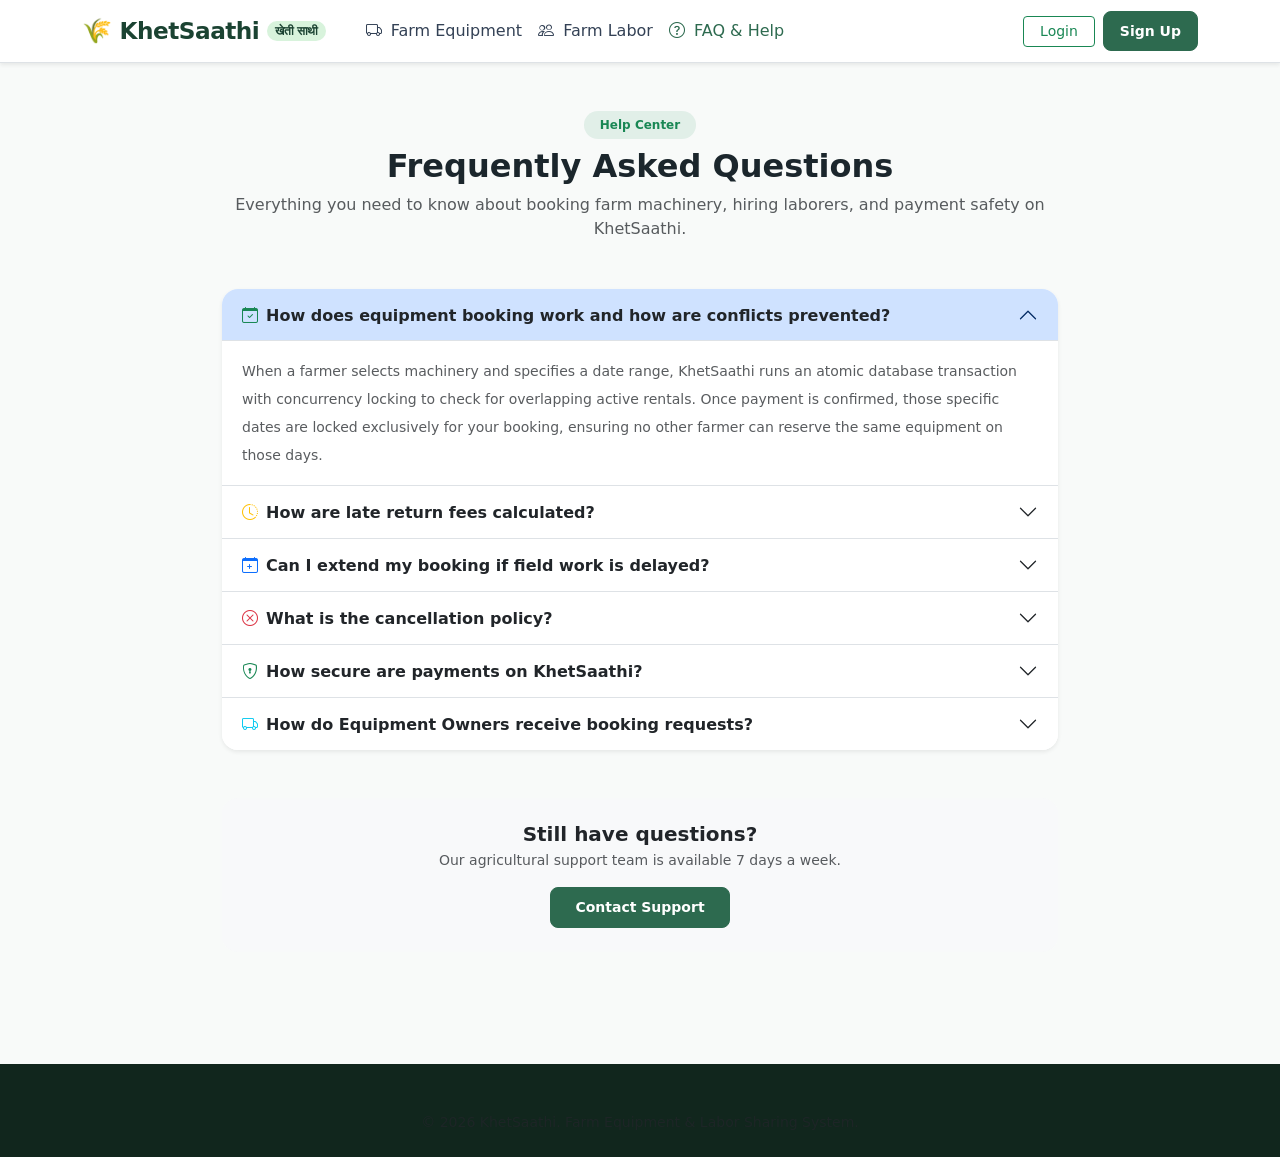
<file: faq.html>
<!DOCTYPE html>
<html lang="en">
<head>
    <meta charset="UTF-8">
    <meta name="viewport" content="width=device-width, initial-scale=1.0">
    <title>Frequently Asked Questions (FAQ) | KhetSaathi</title>
    <!-- Bootstrap 5 CSS -->
    <link href="https://cdn.jsdelivr.net/npm/bootstrap@5.3.3/dist/css/bootstrap.min.css" rel="stylesheet">
    <!-- Bootstrap Icons -->
    <link rel="stylesheet" href="https://cdn.jsdelivr.net/npm/bootstrap-icons@1.11.3/font/bootstrap-icons.min.css">
    <!-- Custom CSS -->
    <link rel="stylesheet" href="css/style.css">
</head>
<body>
    <!-- Global Dynamic Navigation Bar -->
    <div id="main-nav-container"></div>

    <main class="py-5">
        <div class="container" style="max-width: 860px;">
            <div class="text-center mb-5">
                <span class="badge bg-success bg-opacity-10 text-success fw-bold px-3 py-2 rounded-pill mb-2">Help Center</span>
                <h2 class="fw-bold">Frequently Asked Questions</h2>
                <p class="text-muted">Everything you need to know about booking farm machinery, hiring laborers, and payment safety on KhetSaathi.</p>
            </div>

            <div class="accordion shadow-sm rounded-4 overflow-hidden" id="faqAccordion">
                <!-- FAQ 1: Booking & Conflicts -->
                <div class="accordion-item border-0 border-bottom">
                    <h2 class="accordion-header" id="headingOne">
                        <button class="accordion-button fw-bold text-dark" type="button" data-bs-toggle="collapse" data-bs-target="#collapseOne" aria-expanded="true" aria-controls="collapseOne">
                            <i class="bi bi-calendar-check text-success me-2"></i> How does equipment booking work and how are conflicts prevented?
                        </button>
                    </h2>
                    <div id="collapseOne" class="accordion-collapse collapse show" aria-labelledby="headingOne" data-bs-parent="#faqAccordion">
                        <div class="accordion-body text-muted small lh-lg">
                            When a farmer selects machinery and specifies a date range, KhetSaathi runs an atomic database transaction with concurrency locking to check for overlapping active rentals. Once payment is confirmed, those specific dates are locked exclusively for your booking, ensuring no other farmer can reserve the same equipment on those days.
                        </div>
                    </div>
                </div>

                <!-- FAQ 2: Late Fees -->
                <div class="accordion-item border-0 border-bottom">
                    <h2 class="accordion-header" id="headingTwo">
                        <button class="accordion-button collapsed fw-bold text-dark" type="button" data-bs-toggle="collapse" data-bs-target="#collapseTwo" aria-expanded="false" aria-controls="collapseTwo">
                            <i class="bi bi-clock-history text-warning me-2"></i> How are late return fees calculated?
                        </button>
                    </h2>
                    <div id="collapseTwo" class="accordion-collapse collapse" aria-labelledby="headingTwo" data-bs-parent="#faqAccordion">
                        <div class="accordion-body text-muted small lh-lg">
                            To ensure fair availability for subsequent farmers, equipment returned after the scheduled end date incurs a standardized late fee:
                            <div class="p-3 my-2 bg-light rounded border text-dark font-monospace">
                                Late Fee = (Days Past Return Date) × (Daily Rental Rate × 1.5)
                            </div>
                            If returned on or before the due date, no late fee is applied.
                        </div>
                    </div>
                </div>

                <!-- FAQ 3: Booking Extensions -->
                <div class="accordion-item border-0 border-bottom">
                    <h2 class="accordion-header" id="headingThree">
                        <button class="accordion-button collapsed fw-bold text-dark" type="button" data-bs-toggle="collapse" data-bs-target="#collapseThree" aria-expanded="false" aria-controls="collapseThree">
                            <i class="bi bi-calendar-plus text-primary me-2"></i> Can I extend my booking if field work is delayed?
                        </button>
                    </h2>
                    <div id="collapseThree" class="accordion-collapse collapse" aria-labelledby="headingThree" data-bs-parent="#faqAccordion">
                        <div class="accordion-body text-muted small lh-lg">
                            Yes! In your "My Bookings" screen, click <strong>Extend Booking</strong>. You can extend by 1 to 30 days. The system immediately checks that no other farmer has reserved the machinery during the requested extension days and recalculates your total based on the standard daily rate.
                        </div>
                    </div>
                </div>

                <!-- FAQ 4: Cancellation Policy -->
                <div class="accordion-item border-0 border-bottom">
                    <h2 class="accordion-header" id="headingFour">
                        <button class="accordion-button collapsed fw-bold text-dark" type="button" data-bs-toggle="collapse" data-bs-target="#collapseFour" aria-expanded="false" aria-controls="collapseFour">
                            <i class="bi bi-x-circle text-danger me-2"></i> What is the cancellation policy?
                        </button>
                    </h2>
                    <div id="collapseFour" class="accordion-collapse collapse" aria-labelledby="headingFour" data-bs-parent="#faqAccordion">
                        <div class="accordion-body text-muted small lh-lg">
                            Farmers and owners can cancel any booking in <strong>Pending</strong> or <strong>Confirmed</strong> status prior to the physical equipment handover. Once the status transitions to <strong>Ongoing</strong>, the rental cannot be cancelled mid-operation.
                        </div>
                    </div>
                </div>

                <!-- FAQ 5: Payment Security -->
                <div class="accordion-item border-0 border-bottom">
                    <h2 class="accordion-header" id="headingFive">
                        <button class="accordion-button collapsed fw-bold text-dark" type="button" data-bs-toggle="collapse" data-bs-target="#collapseFive" aria-expanded="false" aria-controls="collapseFive">
                            <i class="bi bi-shield-lock text-success me-2"></i> How secure are payments on KhetSaathi?
                        </button>
                    </h2>
                    <div id="collapseFive" class="accordion-collapse collapse" aria-labelledby="headingFive" data-bs-parent="#faqAccordion">
                        <div class="accordion-body text-muted small lh-lg">
                            KhetSaathi uses Razorpay payment gateway integration with HMAC-SHA256 signature verification. All card details, UPI transactions, and net banking operations are handled directly through RBI-compliant secure channels. KhetSaathi does not store raw credit card or banking credentials.
                        </div>
                    </div>
                </div>

                <!-- FAQ 6: For Equipment Owners -->
                <div class="accordion-item border-0">
                    <h2 class="accordion-header" id="headingSix">
                        <button class="accordion-button collapsed fw-bold text-dark" type="button" data-bs-toggle="collapse" data-bs-target="#collapseSix" aria-expanded="false" aria-controls="collapseSix">
                            <i class="bi bi-truck text-info me-2"></i> How do Equipment Owners receive booking requests?
                        </button>
                    </h2>
                    <div id="collapseSix" class="accordion-collapse collapse" aria-labelledby="headingSix" data-bs-parent="#faqAccordion">
                        <div class="accordion-body text-muted small lh-lg">
                            Owners receive instant in-app alerts on their notification bell and dashboard. Once payment is confirmed, the owner inspects the request and clicks <strong>Handover (Ongoing)</strong> when handing over the machinery to the farmer.
                        </div>
                    </div>
                </div>
            </div>

            <!-- Still Need Help -->
            <div class="card border-0 bg-light p-4 rounded-4 text-center mt-5">
                <h5 class="fw-bold mb-1">Still have questions?</h5>
                <p class="text-muted small mb-3">Our agricultural support team is available 7 days a week.</p>
                <div>
                    <a href="mailto:support@khetsaathi.com" class="btn btn-primary-khet btn-sm px-4">Contact Support</a>
                </div>
            </div>
        </div>
    </main>

    <!-- Footer -->
    <footer>
        <div class="container text-center small text-muted">
            © 2026 KhetSaathi. Farm Equipment & Labor Sharing System.
        </div>
    </footer>

    <!-- Bootstrap 5 JS -->
    <script src="https://cdn.jsdelivr.net/npm/bootstrap@5.3.3/dist/js/bootstrap.bundle.min.js"></script>
    <!-- Core Application JS -->
    <script src="js/api.js"></script>
    <script src="js/auth.js"></script>
    <script src="js/main.js"></script>
</body>
</html>
</file>
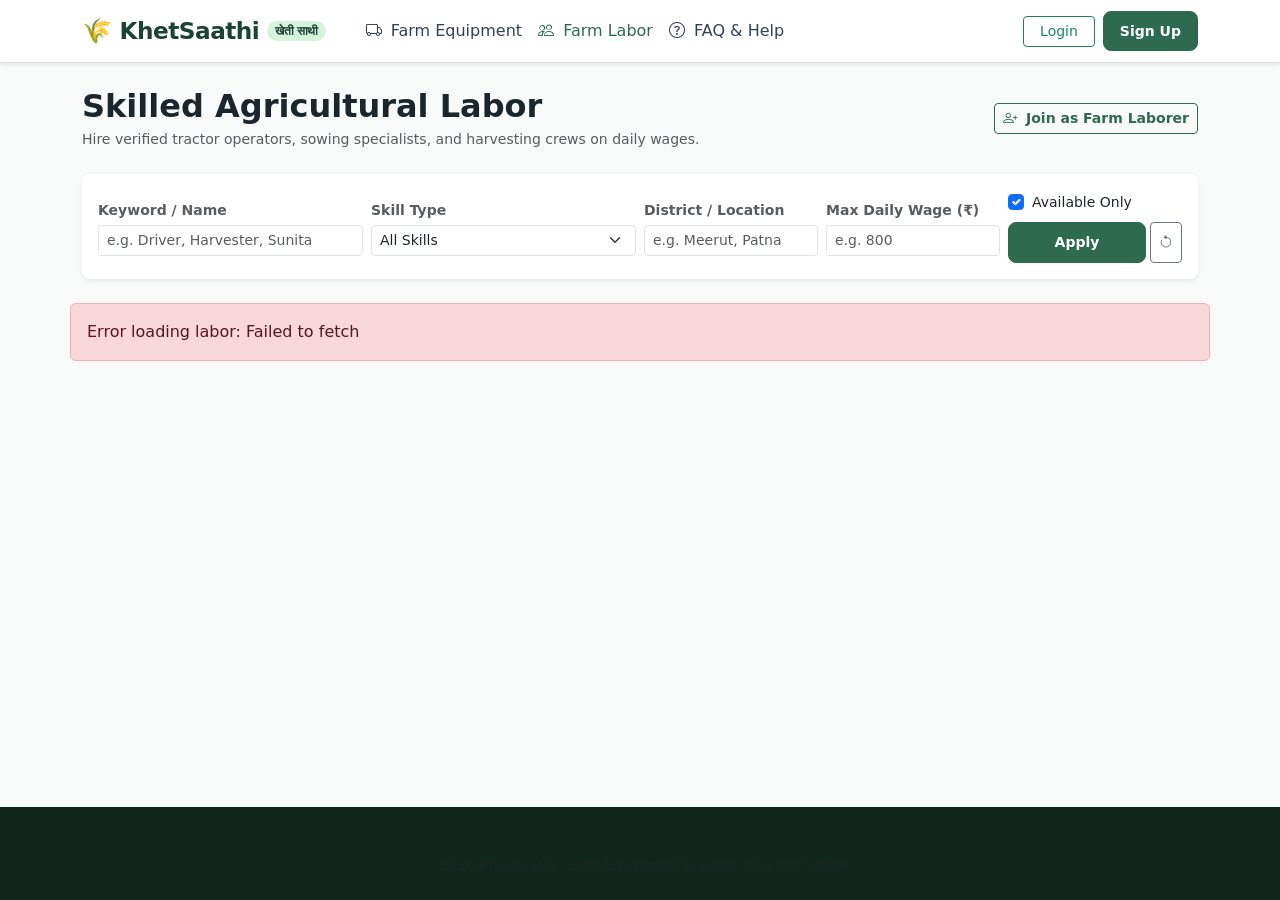
<file: labor.html>
<!DOCTYPE html>
<html lang="en">
<head>
    <meta charset="UTF-8">
    <meta name="viewport" content="width=device-width, initial-scale=1.0">
    <title>Skilled Farm Labor | KhetSaathi</title>
    <!-- Bootstrap 5 CSS -->
    <link href="https://cdn.jsdelivr.net/npm/bootstrap@5.3.3/dist/css/bootstrap.min.css" rel="stylesheet">
    <!-- Bootstrap Icons -->
    <link rel="stylesheet" href="https://cdn.jsdelivr.net/npm/bootstrap-icons@1.11.3/font/bootstrap-icons.min.css">
    <!-- Custom CSS -->
    <link rel="stylesheet" href="css/style.css">
</head>
<body>
    <!-- Global Dynamic Navigation Bar -->
    <div id="main-nav-container"></div>

    <main class="py-4">
        <div class="container">
            <!-- Header -->
            <div class="d-flex justify-content-between align-items-center mb-4 flex-wrap gap-2">
                <div>
                    <h2 class="fw-bold mb-1">Skilled Agricultural Labor</h2>
                    <p class="text-muted small mb-0">Hire verified tractor operators, sowing specialists, and harvesting crews on daily wages.</p>
                </div>
                <a href="register.html" class="btn btn-outline-khet btn-sm">
                    <i class="bi bi-person-plus me-1"></i> Join as Farm Laborer
                </a>
            </div>

            <!-- Filter Panel -->
            <div class="card border-0 shadow-sm rounded-3 mb-4">
                <div class="card-body p-3">
                    <form id="labor-search-form" class="row g-2 align-items-center">
                        <div class="col-md-3">
                            <label class="form-label small fw-bold text-muted mb-1">Keyword / Name</label>
                            <input type="text" class="form-control form-control-sm" id="search-labor-query" placeholder="e.g. Driver, Harvester, Sunita">
                        </div>
                        <div class="col-md-3">
                            <label class="form-label small fw-bold text-muted mb-1">Skill Type</label>
                            <select class="form-select form-select-sm" id="filter-skill">
                                <option value="">All Skills</option>
                            </select>
                        </div>
                        <div class="col-md-2">
                            <label class="form-label small fw-bold text-muted mb-1">District / Location</label>
                            <input type="text" class="form-control form-control-sm" id="filter-labor-location" placeholder="e.g. Meerut, Patna">
                        </div>
                        <div class="col-md-2">
                            <label class="form-label small fw-bold text-muted mb-1">Max Daily Wage (₹)</label>
                            <input type="number" class="form-control form-control-sm" id="filter-max-wage" placeholder="e.g. 800">
                        </div>
                        <div class="col-md-2 d-flex flex-column justify-content-end">
                            <div class="form-check mb-2">
                                <input class="form-check-input" type="checkbox" id="filter-labor-available" checked>
                                <label class="form-check-label small" for="filter-labor-available">Available Only</label>
                            </div>
                            <div class="d-flex gap-1">
                                <button type="submit" class="btn btn-primary-khet btn-sm w-100">Apply</button>
                                <button type="button" id="btn-reset-labor-filters" class="btn btn-outline-secondary btn-sm" title="Reset Filters"><i class="bi bi-arrow-counterclockwise"></i></button>
                            </div>
                        </div>
                    </form>
                </div>
            </div>

            <!-- Labor Grid -->
            <div class="row" id="labor-list-container">
                <div class="col-12 text-center py-5">
                    <div class="spinner-border text-success" role="status"></div>
                </div>
            </div>
        </div>
    </main>

    <!-- Hiring Modal Template -->
    <div class="modal fade" id="bookingModal" tabindex="-1" aria-hidden="true">
        <div class="modal-dialog modal-dialog-centered">
            <div class="modal-content border-0 shadow-lg">
                <div class="modal-header bg-success text-white">
                    <h5 class="modal-title fw-bold" id="bookingModalTitle">Hire Farm Labor</h5>
                    <button type="button" class="btn-close btn-close-white" data-bs-dismiss="modal" aria-label="Close"></button>
                </div>
                <div class="modal-body p-4">
                    <div class="mb-3 p-3 bg-light rounded-3 border">
                        <h6 class="fw-bold mb-1 text-truncate" id="booking-item-name">-</h6>
                        <div class="d-flex justify-content-between text-muted small">
                            <span>Daily Wage: <strong class="text-success" id="booking-item-rate">-</strong></span>
                            <span>Location: <span id="booking-item-location">-</span></span>
                        </div>
                    </div>
                    <form id="booking-form" onsubmit="event.preventDefault(); submitBookingForm();">
                        <div class="row g-2 mb-3">
                            <div class="col-6">
                                <label class="form-label small fw-bold">Work Start Date</label>
                                <input type="date" class="form-control" id="booking-start-date" required>
                            </div>
                            <div class="col-6">
                                <label class="form-label small fw-bold">Work End Date</label>
                                <input type="date" class="form-control" id="booking-end-date" required>
                            </div>
                        </div>
                        <div class="d-flex justify-content-between align-items-center p-3 mb-3 bg-success bg-opacity-10 rounded-3 border border-success border-opacity-25">
                            <div>
                                <div class="text-muted small">Total Days</div>
                                <div class="fw-bold text-dark" id="booking-calculated-days">2 Day(s)</div>
                            </div>
                            <div class="text-end">
                                <div class="text-muted small">Estimated Wage Total</div>
                                <div class="fs-4 fw-bold text-success" id="booking-calculated-total">₹0.00</div>
                            </div>
                        </div>
                        <button type="submit" id="btn-confirm-booking" class="btn btn-primary-khet w-100 py-2">
                            Confirm Hire Request
                        </button>
                    </form>
                </div>
            </div>
        </div>
    </div>

    <!-- Footer -->
    <footer>
        <div class="container text-center small text-muted">
            © 2026 KhetSaathi. Farm Equipment & Labor Sharing System.
        </div>
    </footer>

    <!-- Bootstrap 5 JS -->
    <script src="https://cdn.jsdelivr.net/npm/bootstrap@5.3.3/dist/js/bootstrap.bundle.min.js"></script>
    <!-- Razorpay Checkout Script -->
    <script src="https://checkout.razorpay.com/v1/checkout.js"></script>
    <!-- Core Application JS -->
    <script src="js/api.js"></script>
    <script src="js/auth.js"></script>
    <script src="js/main.js"></script>
</body>
</html>
</file>
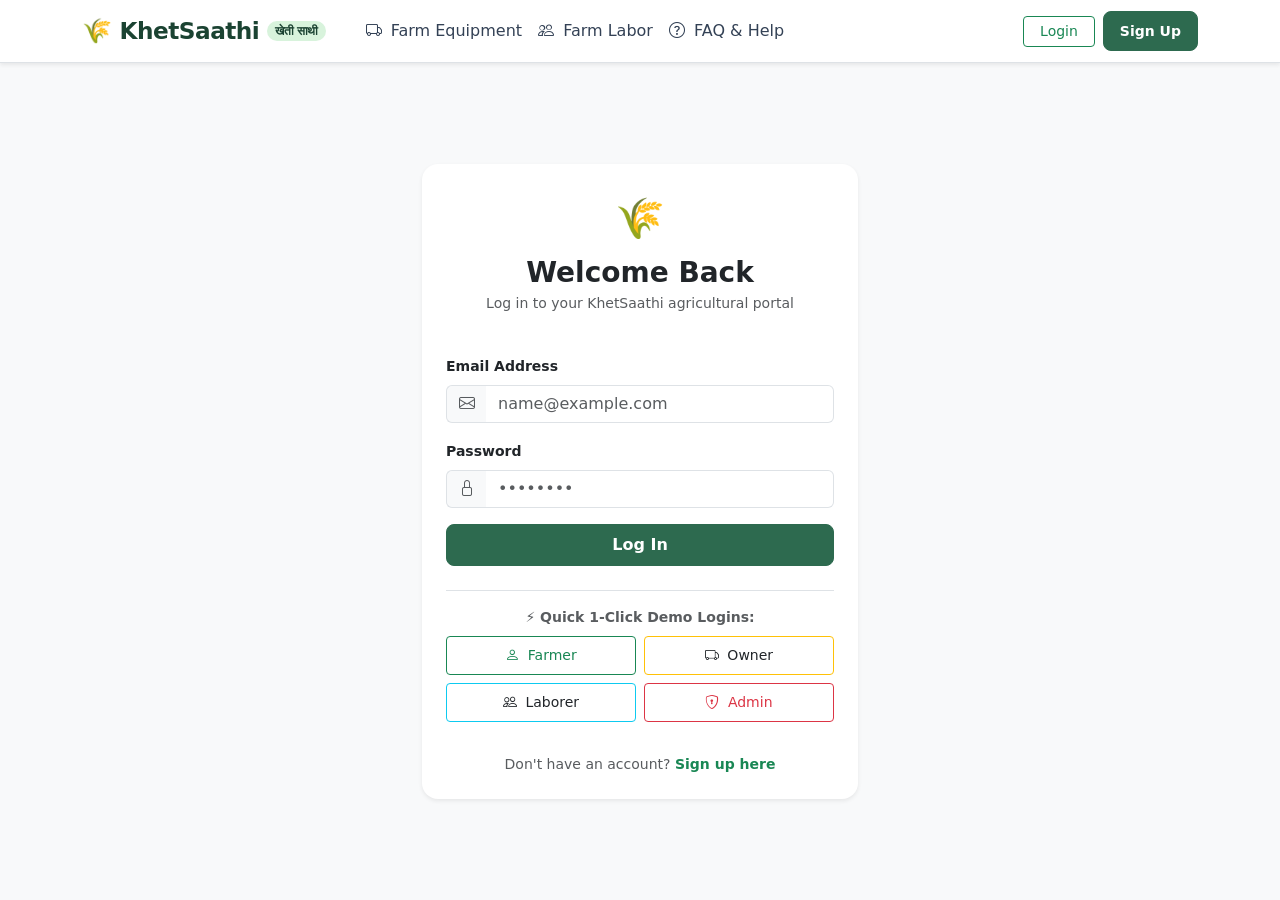
<file: login.html>
<!DOCTYPE html>
<html lang="en">
<head>
    <meta charset="UTF-8">
    <meta name="viewport" content="width=device-width, initial-scale=1.0">
    <title>Log In | KhetSaathi</title>
    <!-- Bootstrap 5 CSS -->
    <link href="https://cdn.jsdelivr.net/npm/bootstrap@5.3.3/dist/css/bootstrap.min.css" rel="stylesheet">
    <!-- Bootstrap Icons -->
    <link rel="stylesheet" href="https://cdn.jsdelivr.net/npm/bootstrap-icons@1.11.3/font/bootstrap-icons.min.css">
    <!-- Custom CSS -->
    <link rel="stylesheet" href="css/style.css">
</head>
<body class="bg-light">
    <!-- Global Dynamic Navigation Bar -->
    <div id="main-nav-container"></div>

    <main class="d-flex align-items-center py-5">
        <div class="container" style="max-width: 460px;">
            <div class="card border-0 shadow-sm rounded-4 p-4 bg-white">
                <div class="text-center mb-4">
                    <span class="fs-1">🌾</span>
                    <h3 class="fw-bold mt-2 mb-1">Welcome Back</h3>
                    <p class="text-muted small">Log in to your KhetSaathi agricultural portal</p>
                </div>

                <form id="login-form">
                    <div class="mb-3">
                        <label class="form-label small fw-bold">Email Address</label>
                        <div class="input-group">
                            <span class="input-group-text bg-light border-end-0"><i class="bi bi-envelope text-muted"></i></span>
                            <input type="email" class="form-control border-start-0" id="login-email" placeholder="name@example.com" required>
                        </div>
                    </div>
                    <div class="mb-3">
                        <label class="form-label small fw-bold">Password</label>
                        <div class="input-group">
                            <span class="input-group-text bg-light border-end-0"><i class="bi bi-lock text-muted"></i></span>
                            <input type="password" class="form-control border-start-0" id="login-password" placeholder="••••••••" required>
                        </div>
                    </div>
                    <button type="submit" id="btn-login" class="btn btn-primary-khet w-100 py-2 fw-bold">
                        Log In
                    </button>
                </form>

                <!-- Demo Account Quick Fill Buttons -->
                <div class="mt-4 pt-3 border-top">
                    <div class="text-center small text-muted mb-2 fw-bold">
                        ⚡ Quick 1-Click Demo Logins:
                    </div>
                    <div class="row g-2">
                        <div class="col-6">
                            <button class="btn btn-outline-success btn-sm w-100 py-2" onclick="quickFillLogin('farmer@khetsaathi.com', 'farmer123')">
                                <i class="bi bi-person me-1"></i> Farmer
                            </button>
                        </div>
                        <div class="col-6">
                            <button class="btn btn-outline-warning text-dark btn-sm w-100 py-2" onclick="quickFillLogin('owner@khetsaathi.com', 'owner123')">
                                <i class="bi bi-truck me-1"></i> Owner
                            </button>
                        </div>
                        <div class="col-6">
                            <button class="btn btn-outline-info text-dark btn-sm w-100 py-2" onclick="quickFillLogin('laborer@khetsaathi.com', 'labor123')">
                                <i class="bi bi-people me-1"></i> Laborer
                            </button>
                        </div>
                        <div class="col-6">
                            <button class="btn btn-outline-danger btn-sm w-100 py-2" onclick="quickFillLogin('admin@khetsaathi.com', 'admin123')">
                                <i class="bi bi-shield-lock me-1"></i> Admin
                            </button>
                        </div>
                    </div>
                </div>

                <div class="text-center mt-4 pt-2 small text-muted">
                    Don't have an account? <a href="register.html" class="text-success fw-bold text-decoration-none">Sign up here</a>
                </div>
            </div>
        </div>
    </main>

    <!-- Bootstrap 5 JS -->
    <script src="https://cdn.jsdelivr.net/npm/bootstrap@5.3.3/dist/js/bootstrap.bundle.min.js"></script>
    <!-- Core Application JS -->
    <script src="js/api.js"></script>
    <script src="js/auth.js"></script>
    <script src="js/main.js"></script>
</body>
</html>
</file>
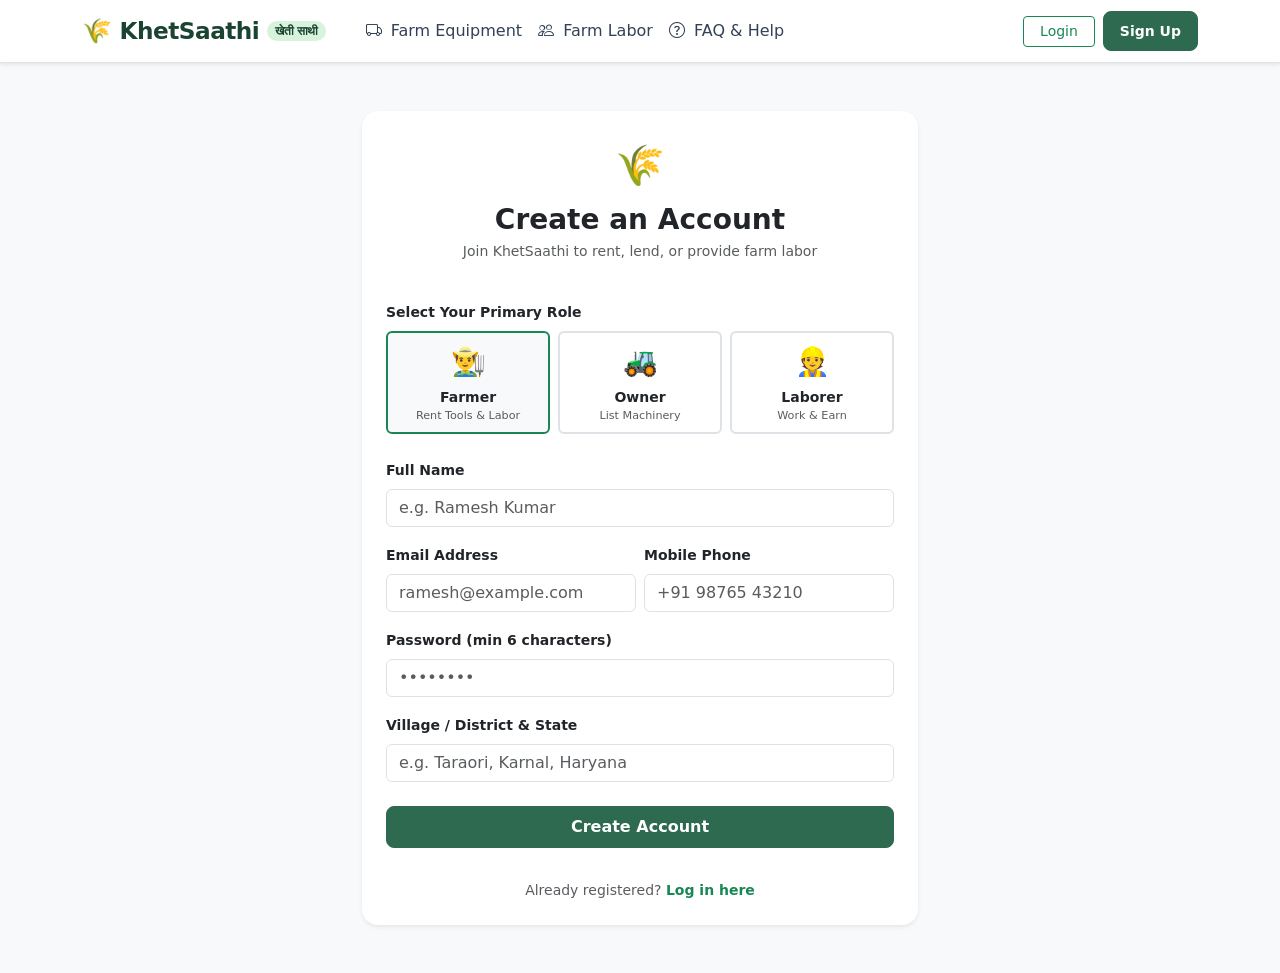
<file: register.html>
<!DOCTYPE html>
<html lang="en">
<head>
    <meta charset="UTF-8">
    <meta name="viewport" content="width=device-width, initial-scale=1.0">
    <title>Sign Up | KhetSaathi</title>
    <!-- Bootstrap 5 CSS -->
    <link href="https://cdn.jsdelivr.net/npm/bootstrap@5.3.3/dist/css/bootstrap.min.css" rel="stylesheet">
    <!-- Bootstrap Icons -->
    <link rel="stylesheet" href="https://cdn.jsdelivr.net/npm/bootstrap-icons@1.11.3/font/bootstrap-icons.min.css">
    <!-- Custom CSS -->
    <link rel="stylesheet" href="css/style.css">
</head>
<body class="bg-light">
    <!-- Global Dynamic Navigation Bar -->
    <div id="main-nav-container"></div>

    <main class="py-5">
        <div class="container" style="max-width: 580px;">
            <div class="card border-0 shadow-sm rounded-4 p-4 bg-white">
                <div class="text-center mb-4">
                    <span class="fs-1">🌾</span>
                    <h3 class="fw-bold mt-2 mb-1">Create an Account</h3>
                    <p class="text-muted small">Join KhetSaathi to rent, lend, or provide farm labor</p>
                </div>

                <!-- Role Selection Cards -->
                <label class="form-label small fw-bold mb-2">Select Your Primary Role</label>
                <div class="row g-2 mb-4">
                    <div class="col-4">
                        <div class="card role-select-card text-center p-2 border border-2 border-success bg-light h-100 cursor-pointer" data-role="farmer" style="cursor: pointer;">
                            <div class="fs-3 mb-1">👨‍🌾</div>
                            <div class="fw-bold small">Farmer</div>
                            <div class="text-muted" style="font-size: 0.7rem;">Rent Tools & Labor</div>
                        </div>
                    </div>
                    <div class="col-4">
                        <div class="card role-select-card text-center p-2 border border-2 h-100 cursor-pointer" data-role="owner" style="cursor: pointer;">
                            <div class="fs-3 mb-1">🚜</div>
                            <div class="fw-bold small">Owner</div>
                            <div class="text-muted" style="font-size: 0.7rem;">List Machinery</div>
                        </div>
                    </div>
                    <div class="col-4">
                        <div class="card role-select-card text-center p-2 border border-2 h-100 cursor-pointer" data-role="laborer" style="cursor: pointer;">
                            <div class="fs-3 mb-1">👷</div>
                            <div class="fw-bold small">Laborer</div>
                            <div class="text-muted" style="font-size: 0.7rem;">Work & Earn</div>
                        </div>
                    </div>
                </div>

                <form id="register-form">
                    <input type="hidden" id="register-role" value="farmer">
                    
                    <div class="mb-3">
                        <label class="form-label small fw-bold">Full Name</label>
                        <input type="text" class="form-control" id="reg-name" placeholder="e.g. Ramesh Kumar" required>
                    </div>

                    <div class="row g-2 mb-3">
                        <div class="col-md-6">
                            <label class="form-label small fw-bold">Email Address</label>
                            <input type="email" class="form-control" id="reg-email" placeholder="ramesh@example.com" required>
                        </div>
                        <div class="col-md-6">
                            <label class="form-label small fw-bold">Mobile Phone</label>
                            <input type="tel" class="form-control" id="reg-phone" placeholder="+91 98765 43210" required>
                        </div>
                    </div>

                    <div class="mb-3">
                        <label class="form-label small fw-bold">Password (min 6 characters)</label>
                        <input type="password" class="form-control" id="reg-password" minlength="6" placeholder="••••••••" required>
                    </div>

                    <div class="mb-3">
                        <label class="form-label small fw-bold">Village / District & State</label>
                        <input type="text" class="form-control" id="reg-address" placeholder="e.g. Taraori, Karnal, Haryana" required>
                    </div>

                    <button type="submit" id="btn-register" class="btn btn-primary-khet w-100 py-2 fw-bold mt-2">
                        Create Account
                    </button>
                </form>

                <div class="text-center mt-4 pt-2 small text-muted">
                    Already registered? <a href="login.html" class="text-success fw-bold text-decoration-none">Log in here</a>
                </div>
            </div>
        </div>
    </main>

    <!-- Bootstrap 5 JS -->
    <script src="https://cdn.jsdelivr.net/npm/bootstrap@5.3.3/dist/js/bootstrap.bundle.min.js"></script>
    <!-- Core Application JS -->
    <script src="js/api.js"></script>
    <script src="js/auth.js"></script>
    <script src="js/main.js"></script>
</body>
</html>
</file>
<file: css/style.css>
:root {
  --primary: #2d6a4f;
  --primary-dark: #1b4332;
  --primary-light: #52b788;
  --primary-subtle: #d8f3dc;
  --accent: #d4a373;
  --accent-gold: #e9c46a;
  --accent-warm: #f4a261;
  --dark-text: #1b262c;
  --muted-text: #59656f;
  --light-bg: #f8faf9;
  --card-border: #e9ecef;
  --font-sans: system-ui, -apple-system, "Segoe UI", Roboto, Helvetica, Arial, sans-serif;
}

body {
  font-family: var(--font-sans);
  background-color: var(--light-bg);
  color: var(--dark-text);
  min-height: 100vh;
  display: flex;
  flex-direction: column;
}

main {
  flex: 1;
}

/* Navbar */
.navbar-brand {
  font-weight: 700;
  font-size: 1.45rem;
  letter-spacing: -0.5px;
  color: var(--primary-dark) !important;
}

.brand-badge {
  font-size: 0.75rem;
  vertical-align: middle;
  background-color: var(--primary-subtle);
  color: var(--primary-dark);
  font-weight: 600;
}

.nav-link {
  font-weight: 500;
  color: #334155;
  transition: color 0.15s ease-in-out;
}

.nav-link:hover, .nav-link.active {
  color: var(--primary) !important;
}

/* Hero Section */
.hero-banner {
  background: linear-gradient(135deg, #1b4332 0%, #2d6a4f 60%, #40916c 100%);
  color: #ffffff;
  padding: 4.5rem 0 4rem;
  border-radius: 0 0 1.5rem 1.5rem;
  box-shadow: 0 10px 25px rgba(27, 67, 50, 0.15);
}

.hero-subtitle {
  color: #d8f3dc;
  font-size: 1.15rem;
}

.search-box-card {
  background: #ffffff;
  border-radius: 1rem;
  box-shadow: 0 12px 30px rgba(0, 0, 0, 0.08);
  margin-top: -2.5rem;
  border: 1px solid var(--card-border);
}

/* Custom Cards */
.custom-card {
  border-radius: 0.85rem;
  border: 1px solid var(--card-border);
  background-color: #ffffff;
  transition: transform 0.2s ease, box-shadow 0.2s ease;
  overflow: hidden;
}

.custom-card:hover {
  transform: translateY(-4px);
  box-shadow: 0 12px 24px rgba(0, 0, 0, 0.06);
}

.card-img-top-crop {
  height: 210px;
  object-fit: cover;
  background-color: #e2e8f0;
}

.price-tag {
  font-size: 1.25rem;
  font-weight: 700;
  color: var(--primary-dark);
}

.price-unit {
  font-size: 0.85rem;
  font-weight: 400;
  color: var(--muted-text);
}

/* Status Badges */
.badge-pending {
  background-color: #fff3cd;
  color: #856404;
  border: 1px solid #ffeeba;
}

.badge-confirmed {
  background-color: #cce5ff;
  color: #004085;
  border: 1px solid #b8daff;
}

.badge-ongoing {
  background-color: #e2d9f3;
  color: #432874;
  border: 1px solid #d1c4e9;
}

.badge-completed {
  background-color: #d4edda;
  color: #155724;
  border: 1px solid #c3e6cb;
}

.badge-cancelled {
  background-color: #f8d7da;
  color: #721c24;
  border: 1px solid #f5c6cb;
}

/* Booking Stepper */
.stepper-container {
  display: flex;
  justify-content: space-between;
  position: relative;
  margin: 1.5rem 0;
}

.stepper-container::before {
  content: "";
  position: absolute;
  top: 18px;
  left: 30px;
  right: 30px;
  height: 3px;
  background-color: #e2e8f0;
  z-index: 1;
}

.step-node {
  position: relative;
  z-index: 2;
  text-align: center;
  background-color: transparent;
}

.step-circle {
  width: 38px;
  height: 38px;
  border-radius: 50%;
  background-color: #ffffff;
  border: 3px solid #cbd5e1;
  display: flex;
  align-items: center;
  justify-content: center;
  font-weight: 700;
  color: #64748b;
  margin: 0 auto 0.4rem;
  transition: all 0.2s;
}

.step-node.active .step-circle {
  border-color: var(--primary);
  background-color: var(--primary);
  color: #ffffff;
}

.step-node.completed .step-circle {
  border-color: var(--primary-light);
  background-color: var(--primary-light);
  color: #ffffff;
}

.step-label {
  font-size: 0.8rem;
  font-weight: 600;
  color: #64748b;
}

.step-node.active .step-label {
  color: var(--primary-dark);
}

/* Toast Container */
.toast-container {
  position: fixed;
  bottom: 24px;
  right: 24px;
  z-index: 1090;
}

/* Buttons */
.btn-primary-khet {
  background-color: var(--primary);
  border-color: var(--primary);
  color: #ffffff;
  font-weight: 600;
  padding: 0.55rem 1.25rem;
  border-radius: 0.5rem;
  transition: all 0.15s ease-in-out;
}

.btn-primary-khet:hover {
  background-color: var(--primary-dark);
  border-color: var(--primary-dark);
  color: #ffffff;
}

.btn-outline-khet {
  border-color: var(--primary);
  color: var(--primary);
  font-weight: 600;
}

.btn-outline-khet:hover {
  background-color: var(--primary);
  color: #ffffff;
}

/* Footer */
footer {
  background-color: #11261d;
  color: #a7c4b5;
  padding: 3rem 0 1.5rem;
  margin-top: 4rem;
}

footer a {
  color: #d8f3dc;
  text-decoration: none;
}

footer a:hover {
  color: #ffffff;
  text-decoration: underline;
}

/* Accessibility & High Contrast Enhancements */
:focus-visible {
  outline: 3px solid var(--accent-gold);
  outline-offset: 2px;
}

.form-control:focus, .form-select:focus {
  border-color: var(--primary-light);
  box-shadow: 0 0 0 0.25rem rgba(82, 183, 136, 0.25);
}
</file>
